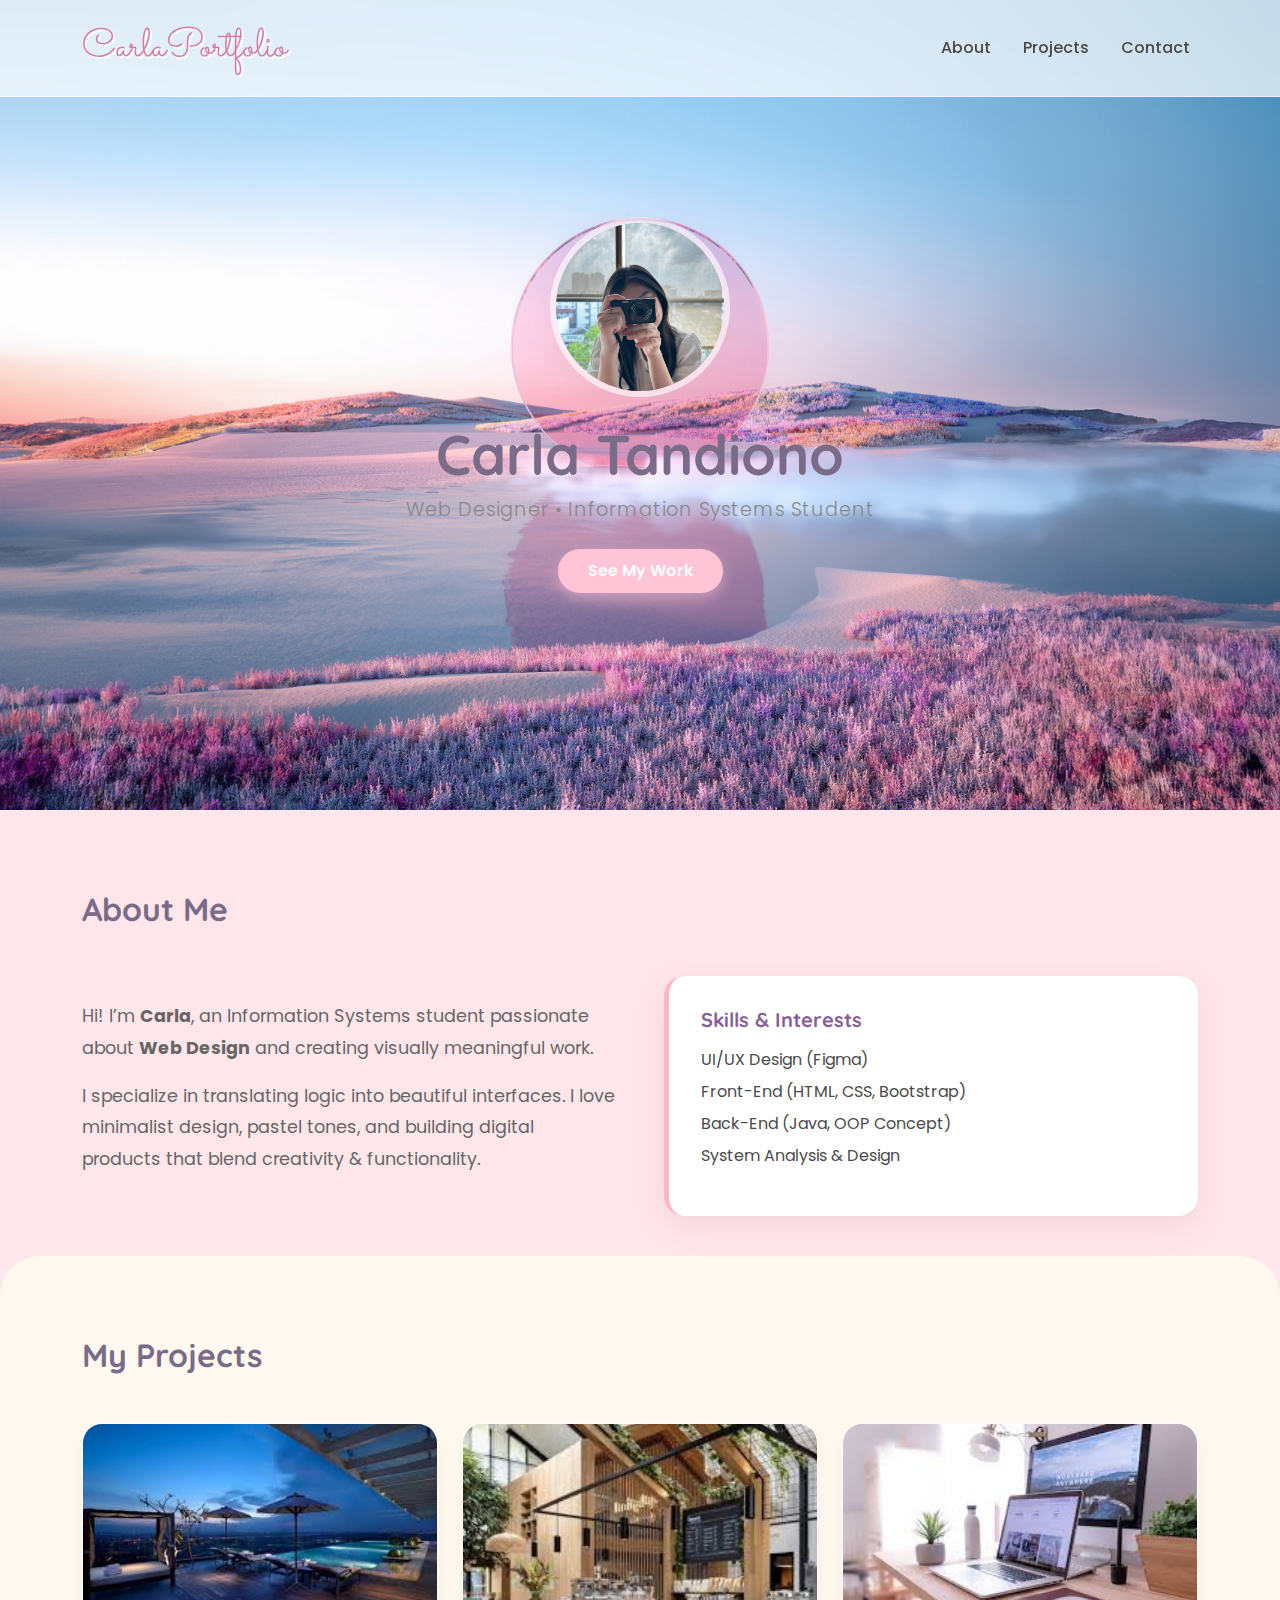
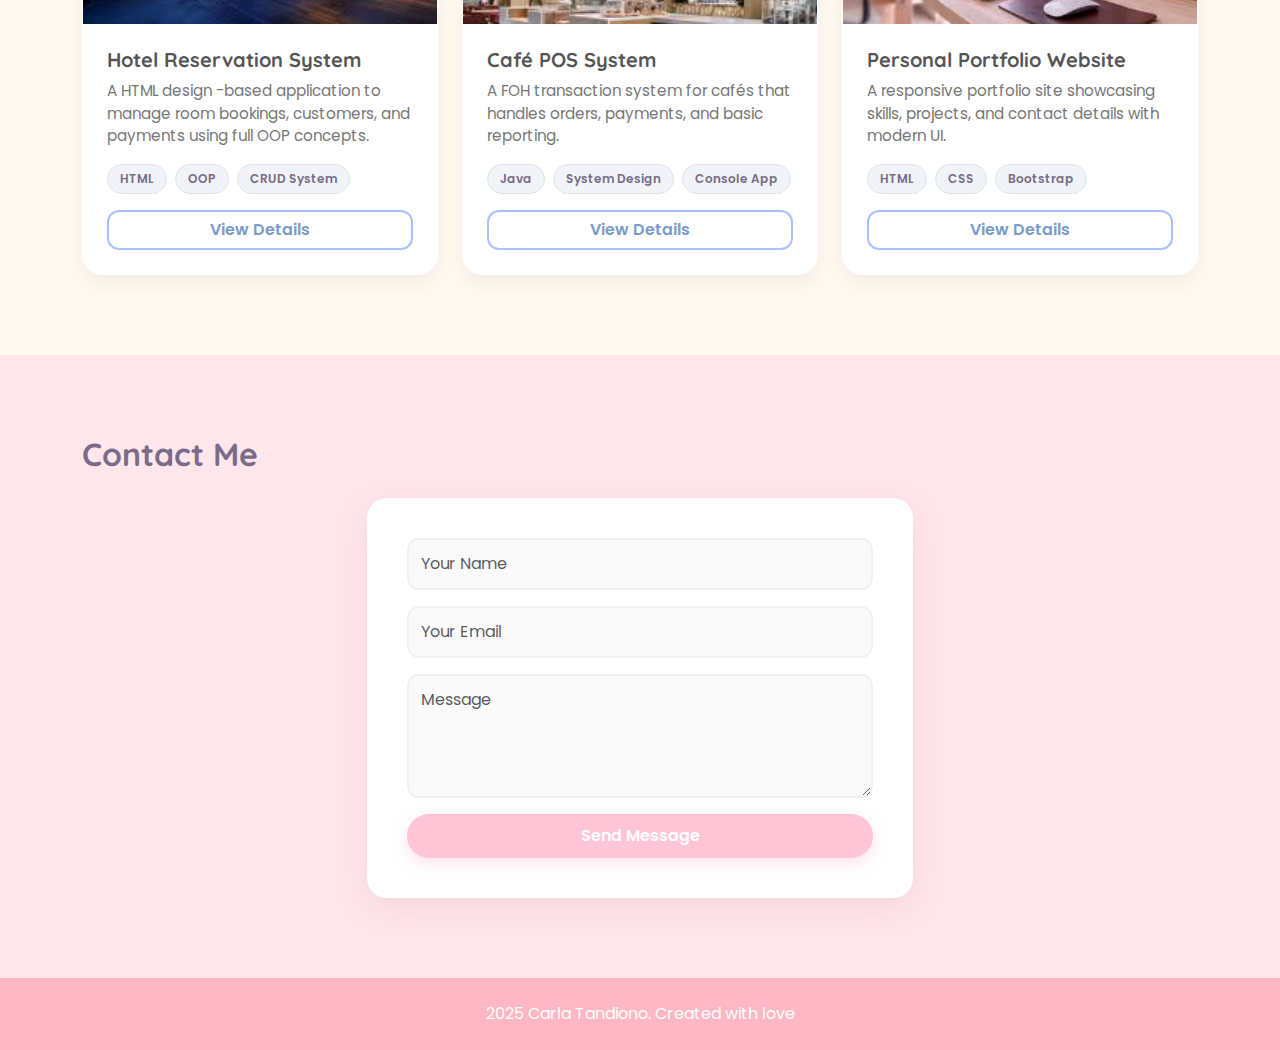
<file: index.html>
<!DOCTYPE html>
<html lang="en">
<head>
    <meta charset="UTF-8">
    <meta name="viewport" content="width=device-width, initial-scale=1.0">
    <title>Carla Portfolio</title>

    <link href="https://cdn.jsdelivr.net/npm/bootstrap@5.3.2/dist/css/bootstrap.min.css" rel="stylesheet">

    <link href="https://fonts.googleapis.com/css2?family=Poppins:wght@300;400;500;600;700&family=Quicksand:wght@400;600;700&family=Sacramento&display=swap" rel="stylesheet">

    <link rel="stylesheet" href="style.css">
</head>
<body>

    <nav class="navbar navbar-expand-lg nav-glass fixed-top">
        <div class="container">
            <a class="navbar-brand brand-pastel" href="#">CarlaPortfolio</a>

            <button class="navbar-toggler" type="button" data-bs-toggle="collapse" data-bs-target="#navbarNav">
                <span class="navbar-toggler-icon"></span>
            </button>

            <div class="collapse navbar-collapse" id="navbarNav">
                <ul class="navbar-nav ms-auto gap-3">
                    <li class="nav-item"><a class="nav-link" href="#about">About</a></li>
                    <li class="nav-item"><a class="nav-link" href="#projects">Projects</a></li>
                    <li class="nav-item"><a class="nav-link" href="#contact">Contact</a></li>
                </ul>
            </div>
        </div>
    </nav>

    <section class="hero-jumbotron d-flex align-items-center">
        <div class="container hero-content text-center">
            <img src="WhatsApp Image 2025-12-03 at 16.38.53.jpeg" class="profile-img" alt="Carla"> 
            
            <h1 class="hero-name">Carla Tandiono</h1>
            <p class="hero-tagline">Web Designer • Information Systems Student</p>
            <div class="mt-4">
                <a href="#projects" class="btn btn-pastel">See My Work</a>
            </div>
        </div>
    </section>



    <section id="about" class="section">
        <div class="container">
            <h2 class="section-title text-center mb-5">About Me</h2>

            <div class="row align-items-center g-5">
                <div class="col-md-6">
                    <p class="about-text">
                        Hi! I’m <strong>Carla</strong>, an Information Systems student passionate about <strong>Web Design</strong> and creating visually meaningful work.
                    </p>
                    <p class="about-text">
                        I specialize in translating logic into beautiful interfaces. I love minimalist design, pastel tones, and building digital products that blend creativity & functionality.
                    </p>
                </div>

                <div class="col-md-6">
                    <div class="about-box">
                        <h5 class="mb-3 fw-bold" style="color: #886098;">Skills & Interests</h5>
                        <ul class="list-unstyled">
                            <li class="mb-2">UI/UX Design (Figma)</li>
                            <li class="mb-2">Front-End (HTML, CSS, Bootstrap)</li>
                            <li class="mb-2">Back-End (Java, OOP Concept)</li>
                            <li class="mb-2">System Analysis & Design</li>
                        </ul>
                    </div>
                </div>
            </div>
        </div>
    </section>

    <section id="projects" class="section-light">
        <div class="container">
            <h2 class="section-title text-center text-pastel mb-5">My Projects</h2>

            <div class="row g-4 justify-content-center">

                <div class="col-lg-4 col-md-6">
                    <div class="project-card h-100">
                        <img src="foto hotel.jpeg">
                        
                        <div class="card-body p-4 d-flex flex-column">
                            <h5 class="project-title">Hotel Reservation System</h5>
                            <p class="project-desc flex-grow-1">
                                A HTML design -based application to manage room bookings, customers, and payments using full OOP concepts.
                            </p>
                            
                            <div class="mb-3 tags-container">
                                <span class="badge-pastel">HTML</span>
                                <span class="badge-pastel">OOP</span>
                                <span class="badge-pastel">CRUD System</span>
                            </div>
                            
                            <a href="hotel.html" class="btn btn-outline-pastel w-100">View Details</a>
                        </div>
                    </div>
                </div>

                <div class="col-lg-4 col-md-6">
                    <div class="project-card h-100">
                        <img src="cafe.image.jpeg" alt="Cafe POS">
                        
                        <div class="card-body p-4 d-flex flex-column">
                            <h5 class="project-title">Café POS System</h5>
                            <p class="project-desc flex-grow-1">
                                A FOH transaction system for cafés that handles orders, payments, and basic reporting.
                            </p>
                            
                            <div class="mb-3 tags-container">
                                <span class="badge-pastel">Java</span>
                                <span class="badge-pastel">System Design</span>
                                <span class="badge-pastel">Console App</span>
                            </div>
                            
                            <a href="cafe_project.html" class="btn btn-outline-pastel w-100">View Details</a>
                        </div>
                    </div>
                </div>

                <div class="col-lg-4 col-md-6">
                    <div class="project-card h-100">
                        <img src="workplace,image.jpeg" alt="Portfolio Web">
                        
                        <div class="card-body p-4 d-flex flex-column">
                            <h5 class="project-title">Personal Portfolio Website</h5>
                            <p class="project-desc flex-grow-1">
                                A responsive portfolio site showcasing skills, projects, and contact details with modern UI.
                            </p>
                            
                            <div class="mb-3 tags-container">
                                <span class="badge-pastel">HTML</span>
                                <span class="badge-pastel">CSS</span>
                                <span class="badge-pastel">Bootstrap</span>
                            </div>
                            
                            <a href="contactme.html" class="btn btn-outline-pastel w-100">View Details</a>
                        </div>
                    </div>
                </div>

            </div>
        </div>
    </section>

    <section id="contact" class="section">
        <div class="container">
            <h2 class="section-title text-center mb-4">Contact Me</h2>
            <div class="row justify-content-center">
                <div class="col-md-8 col-lg-6">
                    <form class="contact-form">
                        <input type="text" placeholder="Your Name" class="form-control mb-3">
                        <input type="email" placeholder="Your Email" class="form-control mb-3">
                        <textarea class="form-control mb-3" rows="4" placeholder="Message"></textarea>
                        <button class="btn btn-pastel w-100">Send Message</button>
                    </form>
                </div>
            </div>
        </div>
    </section>

    <footer class="text-center py-4" style="background: var(--pink-dark); color: white;">
        <p class="mb-0"> 2025 Carla Tandiono. Created with love </p>
    </footer>

</body>
</html>
</file>
<file: style.css>
:root {
    --pink: #ffe6eb;        
    --pink-dark: #ffb7c5;   
    --lavender: #e3dff2;
    --lavender-dark: #9daec9;
    --mint: #e2f0cb;
    --cream: #fff9f0;
    --text-dark: #4a4a4a;   
    --white: #ffffff;

    --radius: 20px;
    --shadow: 0 10px 30px rgba(216, 174, 187, 0.3); 
    --transition: 0.3s ease;
}

body {
    background: var(--pink);
    font-family: "Poppins", sans-serif;
    color: var(--text-dark);
    overflow-x: hidden;
}

h1, h2, h3, h4, h5 {
    font-family: "Quicksand", sans-serif;
    font-weight: 700;
}

/*NAVBAR */
.nav-glass {
    background: rgba(255, 255, 255, 0.7);
    backdrop-filter: blur(12px);
    border-bottom: 1px solid rgba(255, 255, 255, 0.5);
    padding: 0.8rem 0;
}

.brand-pastel {
    font-family: "Sacramento", cursive;
    font-size: 2.5rem;
    color: #d67ba5; /* Pink tua cantik */
    text-shadow: 2px 2px 0px #fff;
}

.nav-link {
    color: var(--text-dark) !important;
    font-weight: 500;
    transition: var(--transition);
}

.nav-link:hover {
    color: #d67ba5 !important;
}

/* =========================
   HERO (BOOTSTRAP WALLPAPER STYLE)
   ========================= */
.hero-section {
    height: 100vh;
    position: relative;
    /* Gradient Pastel sebagai pengganti gambar background hero */
    background: linear-gradient(135deg, #ffe6eb 0%, #e3dff2 100%);
    display: flex;
    align-items: center;
    justify-content: center;
}

.hero-content {
    z-index: 2;
    position: relative;
    /* Hapus margin-top, karena kita ingin konten terpusat */
    /* margin-top: 50px; */ 
}

.hero-jumbotron {
   height: 90vh;
    position: relative;
    background: url("pink-aesthetic-3840x2160-16544.jpg")
        center/cover no-repeat;
}

.hero-overlay {
    position: absolute;
    top: 0; left: 0;
    width: 100%; height: 100%;
    background: linear-gradient(180deg, rgba(0,0,0,0.4), rgba(0,0,0,0.85));
}

.profile-img {
    width: 180px;
    height: 180px;
    border-radius: 50%;
    border: 6px solid rgba(255, 255, 255, 0.6);
    object-fit: cover;
    box-shadow: var(--shadow);
    margin-bottom: 1.5rem;
}

.hero-name {
    font-size: 3.5rem;
    color: #7a6c88;
}

.hero-tagline {
    font-size: 1.2rem;
    color: #888;
    font-weight: 300;
    letter-spacing: 1px;
}

/* BUTTON STYLES */
.btn-pastel {
    background: #ffc4d6;
    color: white;
    padding: 10px 30px;
    border-radius: 50px;
    border: none;
    font-weight: 600;
    box-shadow: 0 5px 15px rgba(255, 196, 214, 0.5);
    transition: var(--transition);
}

.btn-pastel:hover {
    background: #ffabc4;
    transform: translateY(-3px);
    color: white;
}

.btn-outline-pastel {
    border: 2px solid #a8c0ff;
    color: #7b9acc;
    border-radius: 12px;
    font-weight: 600;
    transition: var(--transition);
}

.btn-outline-pastel:hover {
    background: #a8c0ff;
    color: white;
}

/* =========================
   SECTIONS
   ========================= */
.section {
    padding: 80px 0;
    background: var(--pink);
}

.section-light {
    padding: 80px 0;
    background: var(--cream);
    border-radius: 40px 40px 0 0; /* Lengkungan manis di atas */
    margin-top: -40px; /* Efek menumpuk */
    position: relative;
    z-index: 1;
}

.section-title {
    color: #7a6c88;
    position: relative;
    display: inline-block;
}

/* =========================
   ABOUT
   ========================= */
.about-box {
    background: white;
    padding: 2rem;
    border-radius: var(--radius);
    box-shadow: var(--shadow);
    border-left: 5px solid var(--pink-dark);
}

.about-text {
    font-size: 1.1rem;
    line-height: 1.8;
    color: #666;
}

/* =========================
   PROJECTS 
   ========================= */
.project-card {
    border-radius: var(--radius);
    overflow: hidden;
    background: white;
    box-shadow: 0 10px 20px rgba(0,0,0,0.05); 
    transition: var(--transition);
    border: 1px solid rgba(255,255,255,0.5);
    display: flex;
    flex-direction: column;
}

.project-card img {
    width: 100%;
    height: 200px;
    object-fit: cover;
    transition: var(--transition);
}

.project-card:hover {
    transform: translateY(-10px);
    box-shadow: 0 20px 40px rgba(200,150,220, 0.25);
}

.project-card:hover img {
    transform: scale(1.05);
}

.project-title {
    color: #555;
    font-weight: 700;
    font-size: 1.25rem;
    margin-bottom: 0.5rem;
}

.project-desc {
    color: #777;
    font-size: 0.95rem;
    margin-bottom: 1rem;
}

/* BADGES / TAGS (Java, OOP, dll) */
.tags-container {
    display: flex;
    gap: 8px;
    flex-wrap: wrap;
}

.badge-pastel {
    background-color: #f0f4f8;
    color: #7a6c88;
    font-size: 0.75rem;
    padding: 5px 12px;
    border-radius: 20px;
    font-weight: 600;
    border: 1px solid #e1e1e1;
}

/* =========================
   CONTACT
   ========================= */
.contact-form {
    background: white;
    padding: 2.5rem;
    border-radius: var(--radius);
    box-shadow: var(--shadow);
}

.form-control {
    border-radius: 12px;
    padding: 12px;
    border: 2px solid #f0f0f0;
    background: #fafafa;
}

.form-control:focus {
    border-color: var(--pink-dark);
    box-shadow: none;
    background: white;
}
</file>
